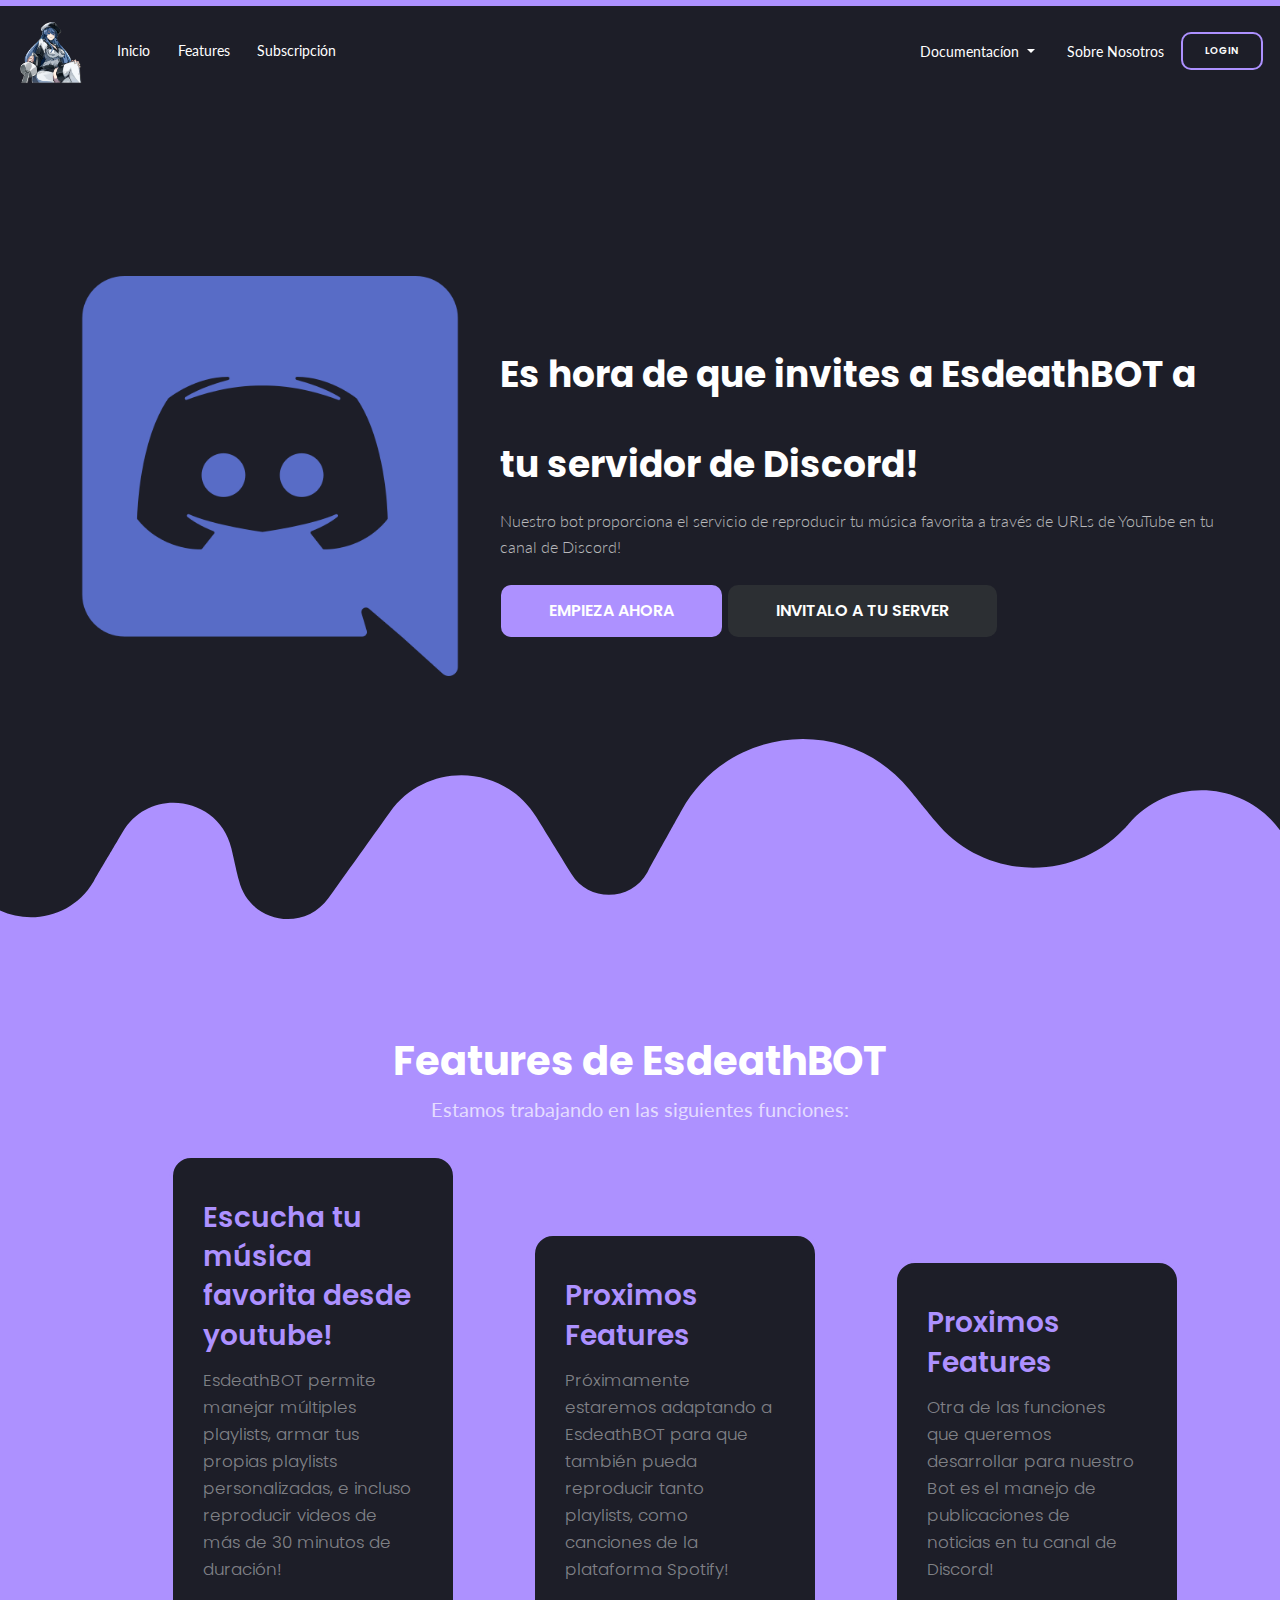
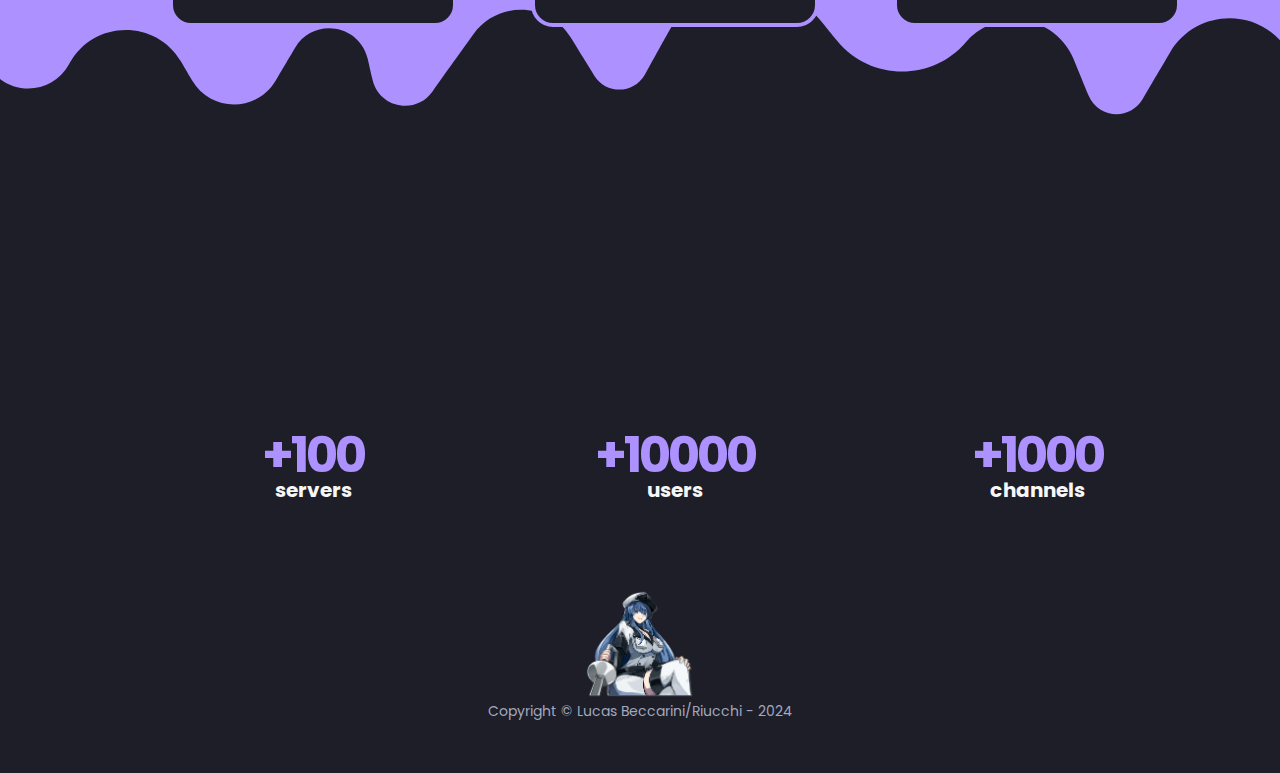
<file: index.html>
<!DOCTYPE html>
<html lang="en">
<head>
    <meta charset="UTF-8">
    <meta name="viewport" content="width=device-width, initial-scale=1.0">
    <meta name="description" content="Presentación de mi bot de Discord, con características y beneficios">
    <meta name="keywords" content="bot de discord, presentación, discord music, esdeath, bot for discord, music on discord">
    <!-- CSS STYLESHEET -->
    <link rel="stylesheet" href="css/bootstrap.min.css">
    <link rel="stylesheet" href="css/main.css">
    <link rel="stylesheet" href="css/now-ui-kit.css">
    <link rel="icon" href="img/esdeath.png" type="image/x-icon">
    <link href="https://fonts.googleapis.com/css?family=Poppins:300,400,600,700,800,900&display=swap" rel="stylesheet">
    <link href="https://fonts.googleapis.com/css?family=Montserrat:400,600,700,800,900&display=swap" rel="stylesheet">
    <link href="https://fonts.googleapis.com/css?family=Lato:300,400,600,700,800,900&display=swap" rel="stylesheet">
    <title>EsdeathBOT</title>
</head>
<body>
<nav class="navbar navbar-expand-lg bg-transparent">
    <button class="navbar-toggler" type="button" data-toggle="collapse" data-target="#navbarSupportedContent" aria-controls="navbarSupportedContent" aria-expanded="false" aria-label="Toggle navigation">
        <img src="img/menuIcon.svg" width="20px" height="20px" style="max-width: none !important;">
    </button>
    <img src="img/esdeath.png" width="70" height="70">
    <div class="collapse navbar-collapse" id="navbarSupportedContent" style="margin-left: 20px !important">
        <ul class="navbar-nav mr-auto">
            <li class="nav-item active">
                <a class="nav-link" href="#/">Inicio <span class="sr-only">(current)</span></a>
            </li>
            <li class="nav-item">
                <a class="nav-link" href="#">Features</a>
            </li>
            <li class="nav-item">
                <a class="nav-link" href="#">Subscripción</a>
            </li>
        </ul>
        <div class="nav-item dropdown">
            <a class="nav-link dropdown-toggle" href="#" id="navbarDropdown" role="button" data-toggle="dropdown" aria-haspopup="true" aria-expanded="false">
                Documentacíon
            </a>
            <div class="dropdown-menu" aria-labelledby="navbarDropdown">
                <a class="dropdown-item" href="#">Comandos</a>
                <a class="dropdown-item" href="#">Tutoriales</a>
                <div class="dropdown-divider"></div>
                <a class="dropdown-item" href="#">Server settings</a>
            </div>
        </div>
        <div class="nav-item">
            <a class="nav-link" href="#">Sobre Nosotros</a>
        </div>
        <button class="btn login-btn btn-outline-accent my-2 my-sm-0" style="font-size: 10px !important;font-family: poppins !important;"><a href="#">LOGIN</a></button>
    </div>
</nav>
<div class="heading">
    <img src="img/discord-logo.png" alt="Imagen de fondo" class="heading-image">
    <div class="heading-content">
        <h1 class="display-5 title">Es hora de que invites a EsdeathBOT a tu servidor de Discord!</h1>
        <p class="subtitle">Nuestro bot proporciona el servicio de reproducir tu música favorita a través de URLs de YouTube en tu canal de Discord!</p>
        <a class="btn btn-primary btn-lg" href="#start_link" target="_blank" role="button">Empieza Ahora</a>
        <a class="btn btn-secondary btn-lg" href="#server_link" target="_blank" role="button">Invitalo a tu server</a>
        <br /><br /><br /><br /><br /><br />
    </div>
</div>
<div class="features">
    <div class="title">Features de EsdeathBOT</div>
    <div class="subtitle">Estamos trabajando en las siguientes funciones:</div>
    <div class="cards">
        <div class="card" style="width: 18rem;">
        <div class="card-body">
            <h5 class="card-title">Escucha tu música favorita desde youtube!</h5>
            <p class="card-text">EsdeathBOT permite manejar múltiples playlists, armar tus propias playlists personalizadas, e incluso reproducir videos de más de 30 minutos de duración!</p>
        </div>
    </div>
        <div class="card" style="width: 18rem;">
            <div class="card-body">
                <h5 class="card-title"> Proximos  Features </h5>
                <p class="card-text">Próximamente estaremos adaptando a EsdeathBOT para que también pueda reproducir tanto playlists, como canciones de la plataforma Spotify!</p>
            </div>
        </div>
        <div class="card" style="width: 18rem;">
            <div class="card-body">
                <h5 class="card-title">Proximos  Features</h5>
                <p class="card-text">Otra de las funciones que queremos desarrollar para nuestro Bot es el manejo de publicaciones de noticias en tu canal de Discord!</p>
            </div>
        </div>
    </div>
</div>
<div class="statistics">
    <div class="cards">
        <div class="card statistic" style="width: 18rem;">
            <div class="card-body">
                <p class="card-title servers" style="font-size: 50px !important;line-height: 15px !important;letter-spacing: -0.06em !important;font-weight: bold !important;">+100</p>
                <p style="font-weight: bold !important;font-size: 20px !important;">servers</p>
            </div>
        </div>
        <div class="card statistic" style="width: 18rem;">
            <div class="card-body">
                <p class="card-title users" style="font-size: 50px !important;line-height: 15px !important;letter-spacing: -0.06em !important;font-weight: bold !important;">+10000</p>
                <p style="font-weight: bold !important;font-size: 20px !important;">users</p>
            </div>
        </div>
        <div class="card statistic" style="width: 18rem;">
            <div class="card-body">
                <p class="card-title channels" style="font-size: 50px !important;line-height: 15px !important;letter-spacing: -0.06em !important;font-weight: bold !important;">+1000</p>
                <p style="font-weight: bold !important;font-size: 20px !important;">channels</p>
            </div>
        </div>
    </div>
</div>
    <div class="footer">
        <div class="bot-footer">
            <img src="img/esdeath.png" width="120"><br />
            Copyright © Lucas Beccarini/Riucchi - 2024
        </div><br/>
<script src="https://code.jquery.com/jquery-3.3.1.slim.min.js" integrity="sha384-q8i/X+965DzO0rT7abK41JStQIAqVgRVzpbzo5smXKp4YfRvH+8abtTE1Pi6jizo" crossorigin="anonymous"></script>
<script src="https://cdnjs.cloudflare.com/ajax/libs/popper.js/1.14.7/umd/popper.min.js" integrity="sha384-UO2eT0CpHqdSJQ6hJty5KVphtPhzWj9WO1clHTMGa3JDZwrnQq4sF86dIHNDz0W1" crossorigin="anonymous"></script>
<script src="https://stackpath.bootstrapcdn.com/bootstrap/4.3.1/js/bootstrap.min.js" integrity="sha384-JjSmVgyd0p3pXB1rRibZUAYoIIy6OrQ6VrjIEaFf/nJGzIxFDsf4x0xIM+B07jRM" crossorigin="anonymous"></script>
<script src="js/now-ui-kit.min.js"></script>
</body>
</html>
</file>
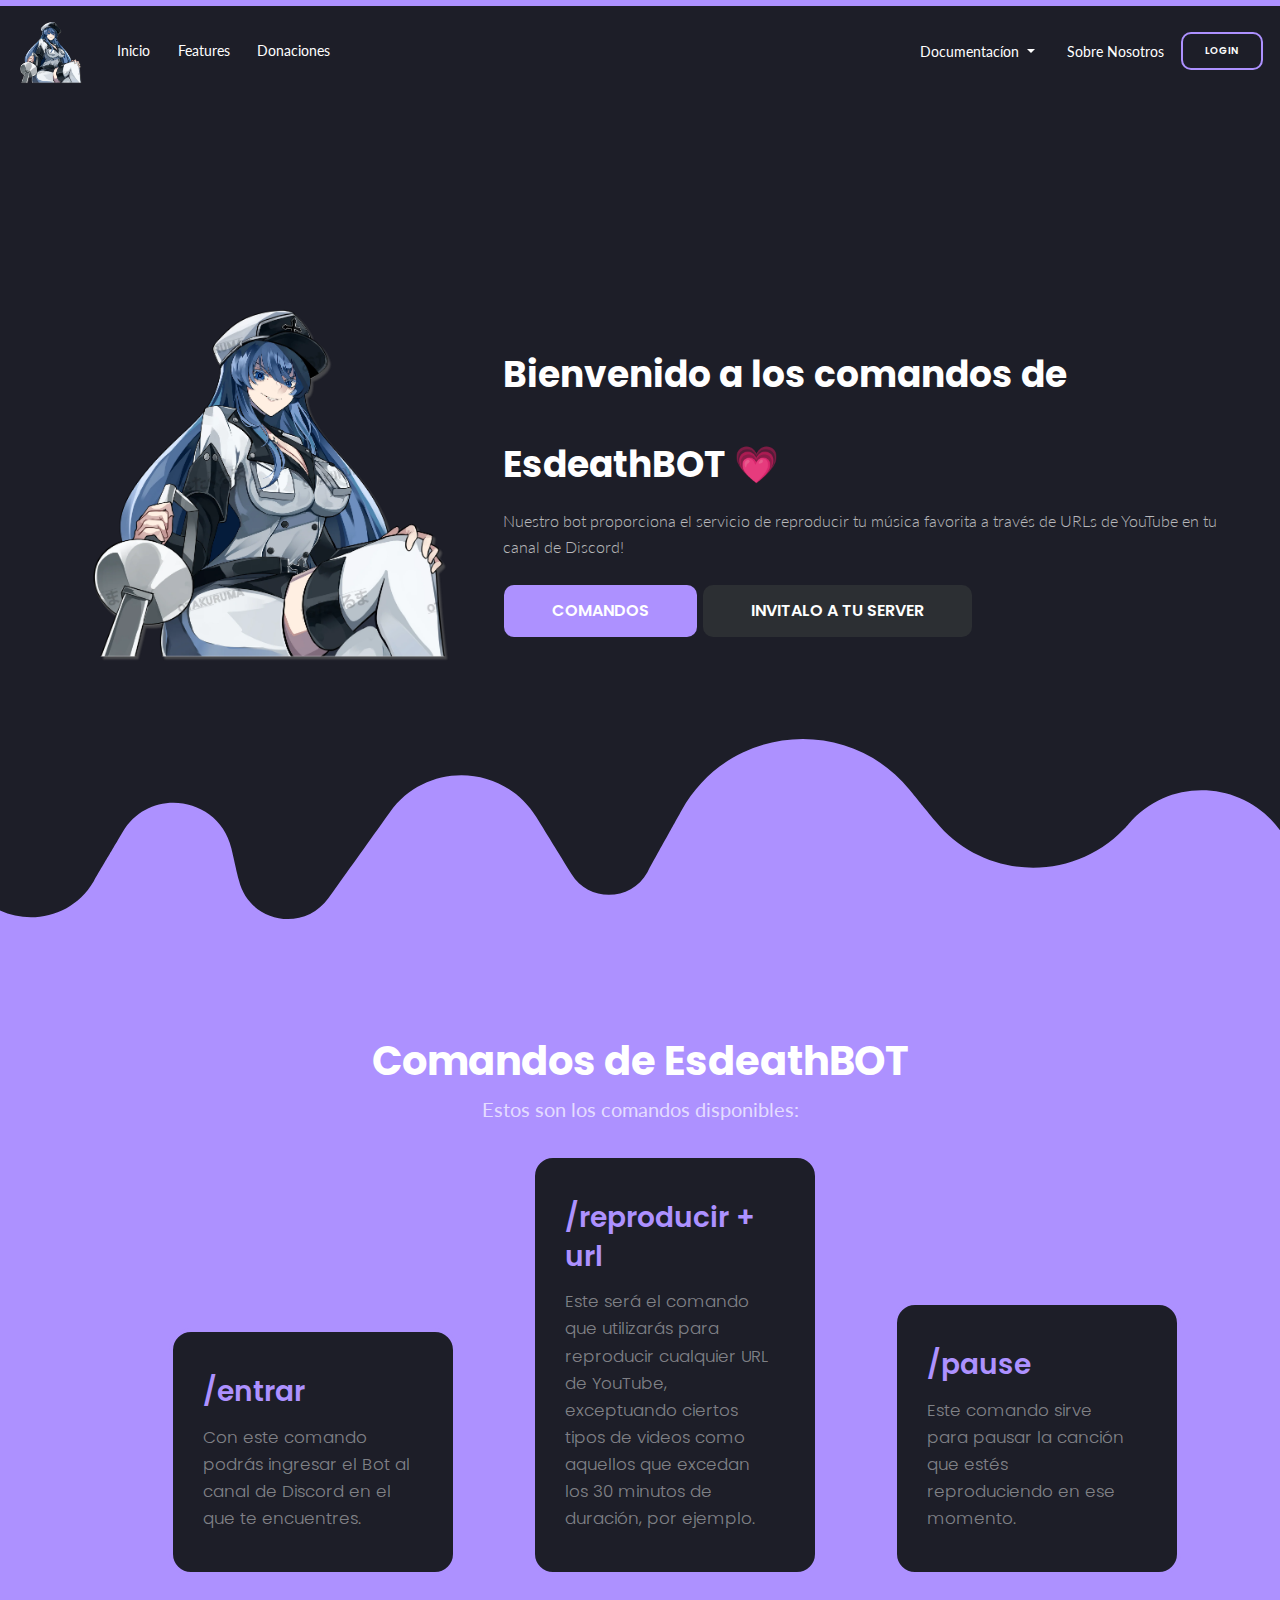
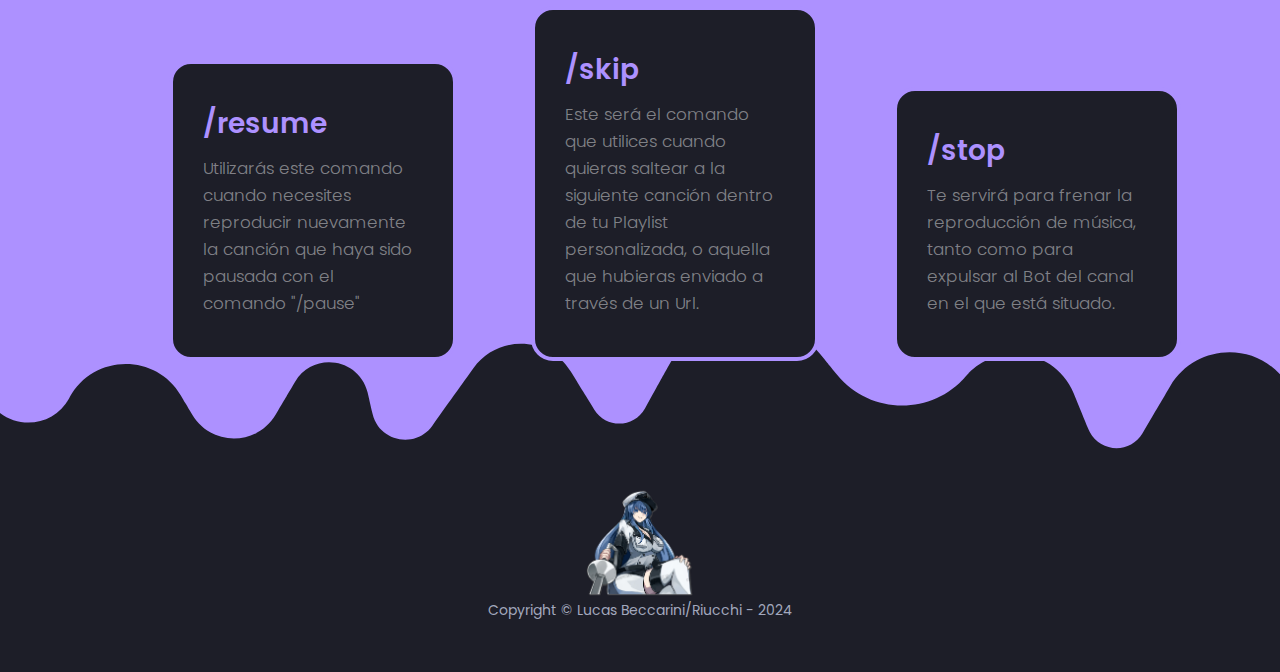
<file: comandos.html>
<!DOCTYPE html>
<html lang="en">
<head>
    <meta charset="UTF-8">
    <meta name="viewport" content="width=device-width, initial-scale=1.0">
    <meta name="description" content="Presentación de mi bot de Discord, con características y beneficios">
    <meta name="keywords" content="bot de discord, presentación, discord music, esdeath, bot for discord, music on discord">
    <!-- CSS STYLESHEET -->
    <link rel="stylesheet" href="css/bootstrap.min.css">
    <link rel="stylesheet" href="css/main.css">
    <link rel="stylesheet" href="css/now-ui-kit.css">
    <link rel="icon" href="img/esdeath.png" type="image/x-icon">
    <link href="https://fonts.googleapis.com/css?family=Poppins:300,400,600,700,800,900&display=swap" rel="stylesheet">
    <link href="https://fonts.googleapis.com/css?family=Montserrat:400,600,700,800,900&display=swap" rel="stylesheet">
    <link href="https://fonts.googleapis.com/css?family=Lato:300,400,600,700,800,900&display=swap" rel="stylesheet">
    <title>EsdeathBOT | Comandos</title>
</head>
<body>
    <nav class="navbar navbar-expand-lg bg-transparent">
        <button class="navbar-toggler" type="button" data-toggle="collapse" data-target="#navbarSupportedContent" aria-controls="navbarSupportedContent" aria-expanded="false" aria-label="Toggle navigation">
            <img src="img/menuIcon.svg" width="20px" height="20px" style="max-width: none !important;">
        </button>
        <img src="img/esdeath.png" width="70" height="70">
        <div class="collapse navbar-collapse" id="navbarSupportedContent" style="margin-left: 20px !important">
            <ul class="navbar-nav mr-auto">
                <li class="nav-item active">
                    <a class="nav-link" href="index.html">Inicio <span class="sr-only">(current)</span></a>
                </li>
                <li class="nav-item">
                    <a class="nav-link" href="index.html">Features</a>
                </li>
                <li class="nav-item">
                    <a class="nav-link" href="donaciones.html">Donaciones</a>
                </li>
            </ul>
            <div class="nav-item dropdown">
                <a class="nav-link dropdown-toggle" href="#" id="navbarDropdown" role="button" data-toggle="dropdown" aria-haspopup="true" aria-expanded="false">
                    Documentacíon
                </a>
                <div class="dropdown-menu" aria-labelledby="navbarDropdown">
                    <a class="dropdown-item" href="comandos.html">Comandos</a>
                </div>
            </div>
            <div class="nav-item">
                <a class="nav-link" href="#">Sobre Nosotros</a>
            </div>
            <button class="btn login-btn btn-outline-accent my-2 my-sm-0" style="font-size: 10px !important;font-family: poppins !important;"><a href="#">LOGIN</a></button>
        </div>
    </nav>
    <div class="heading">
        <img src="img/esdeath.png" alt="Imagen de fondo" class="heading-image">
        <div class="heading-content">
            <h1 class="display-5 title">Bienvenido a los comandos de EsdeathBOT &#128151 </h1>
            <p class="subtitle">Nuestro bot proporciona el servicio de reproducir tu música favorita a través de URLs de YouTube en tu canal de Discord!</p>
            <a class="btn btn-primary btn-lg" href="#features" role="button">Comandos</a>
            <a class="btn btn-secondary btn-lg" href="https://discord.com/oauth2/authorize?client_id=1242310409462218824" target="_blank" role="button">Invitalo a tu server</a>
            <br /><br /><br /><br /><br /><br />
        </div>
    </div>
    <div class="features" id="features">
        <div class="title">Comandos de EsdeathBOT</div>
        <div class="subtitle">Estos son los comandos disponibles:</div>
        <div class="cards">
            <div class="card animate-card" style="width: 18rem;">
                <div class="card-body">
                    <h5 class="card-title"> /entrar </h5>
                    <p class="card-text">Con este comando podrás ingresar el Bot al canal de Discord en el que te encuentres.</p>
                </div>
            </div>
            <div class="card animate-card" style="width: 18rem;">
                <div class="card-body">
                    <h5 class="card-title"> /reproducir + url </h5>
                    <p class="card-text">Este será el comando que utilizarás para reproducir cualquier URL de YouTube, exceptuando ciertos tipos de videos como aquellos que excedan los 30 minutos de duración, por ejemplo. </p>
                </div>
            </div>
            <div class="card animate-card" style="width: 18rem;">
                <div class="card-body">
                    <h5 class="card-title"> /pause </h5>
                    <p class="card-text">Este comando sirve para pausar la canción que estés reproduciendo en ese momento.</p>
                </div>
            </div>
            <div class="card animate-card" style="width: 18rem;">
                <div class="card-body">
                    <h5 class="card-title"> /resume </h5>
                    <p class="card-text">Utilizarás este comando cuando necesites reproducir nuevamente la canción que haya sido pausada con el comando "/pause" </p>
                </div>
            </div>
            <div class="card animate-card" style="width: 18rem;">
                <div class="card-body">
                    <h5 class="card-title"> /skip </h5>
                    <p class="card-text">Este será el comando que utilices cuando quieras saltear a la siguiente canción dentro de tu Playlist personalizada, o aquella que hubieras enviado a través de un Url.</p>
                </div>
            </div>
            <div class="card animate-card" style="width: 18rem;">
                <div class="card-body">
                    <h5 class="card-title"> /stop </h5>
                    <p class="card-text">Te servirá para frenar la reproducción de música, tanto como para expulsar al Bot del canal en el que está situado.</p>
                </div>
            </div>
        </div>
    </div>
    <div class="footer">
        <div class="bot-footer">
            <img src="img/esdeath.png" width="120"><br />
            Copyright © Lucas Beccarini/Riucchi - 2024
        </div><br/>
<script src="https://code.jquery.com/jquery-3.3.1.slim.min.js" integrity="sha384-q8i/X+965DzO0rT7abK41JStQIAqVgRVzpbzo5smXKp4YfRvH+8abtTE1Pi6jizo" crossorigin="anonymous"></script>
<script src="https://cdnjs.cloudflare.com/ajax/libs/popper.js/1.14.7/umd/popper.min.js" integrity="sha384-UO2eT0CpHqdSJQ6hJty5KVphtPhzWj9WO1clHTMGa3JDZwrnQq4sF86dIHNDz0W1" crossorigin="anonymous"></script>
<script src="https://stackpath.bootstrapcdn.com/bootstrap/4.3.1/js/bootstrap.min.js" integrity="sha384-JjSmVgyd0p3pXB1rRibZUAYoIIy6OrQ6VrjIEaFf/nJGzIxFDsf4x0xIM+B07jRM" crossorigin="anonymous"></script>
<script src="js/now-ui-kit.min.js"></script>
</body>
</html>
</file>
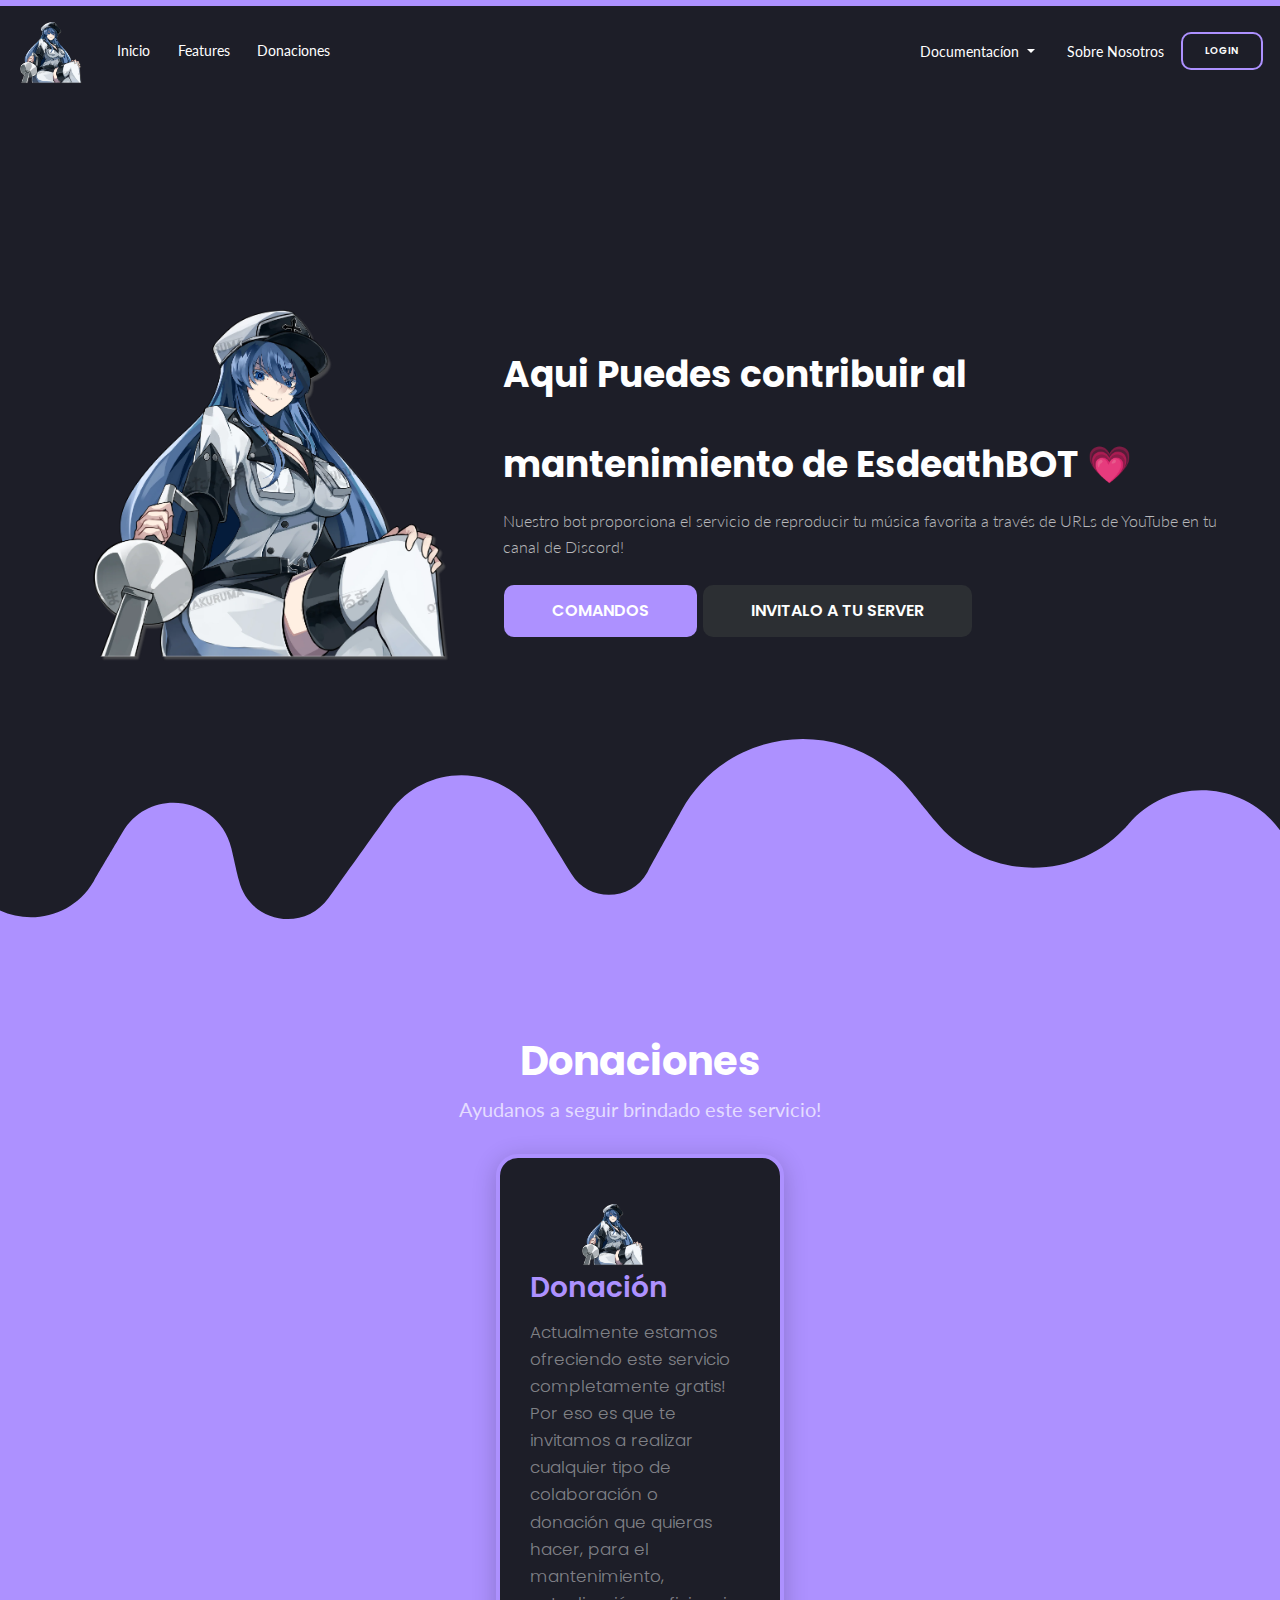
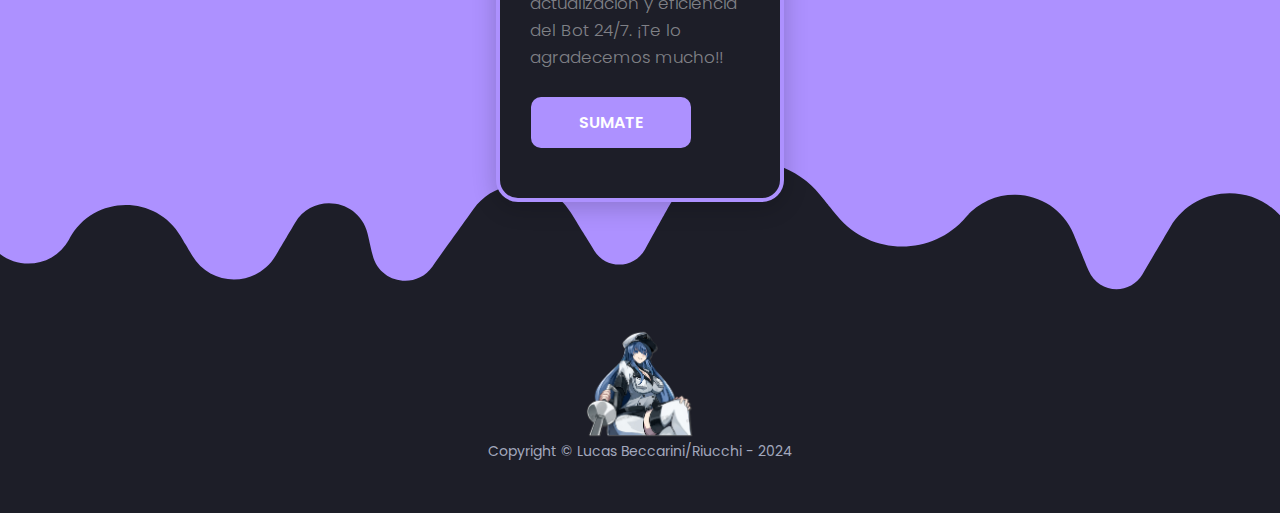
<file: donaciones.html>
<!DOCTYPE html>
<html lang="en">
<head>
    <meta charset="UTF-8">
    <meta name="viewport" content="width=device-width, initial-scale=1.0">
    <meta name="description" content="Presentación de mi bot de Discord, con características y beneficios">
    <meta name="keywords" content="bot de discord, presentación, discord music, esdeath, bot for discord, music on discord">
    <!-- CSS STYLESHEET -->
    <link rel="stylesheet" href="css/bootstrap.min.css">
    <link rel="stylesheet" href="css/card.css">
    <link rel="stylesheet" href="css/now-ui-kit.css">
    <link rel="icon" href="img/esdeath.png" type="image/x-icon">
    <link href="https://fonts.googleapis.com/css?family=Poppins:300,400,600,700,800,900&display=swap" rel="stylesheet">
    <link href="https://fonts.googleapis.com/css?family=Montserrat:400,600,700,800,900&display=swap" rel="stylesheet">
    <link href="https://fonts.googleapis.com/css?family=Lato:300,400,600,700,800,900&display=swap" rel="stylesheet">
    <title>EsdeathBOT | Donaciones</title>    
</head>
<body>
    
<nav class="navbar navbar-expand-lg bg-transparent">
    <button class="navbar-toggler" type="button" data-toggle="collapse" data-target="#navbarSupportedContent" aria-controls="navbarSupportedContent" aria-expanded="false" aria-label="Toggle navigation">
        <img src="img/menuIcon.svg" width="20px" height="20px" style="max-width: none !important;">
    </button>
    <img src="img/esdeath.png" width="70" height="70">
    <div class="collapse navbar-collapse" id="navbarSupportedContent" style="margin-left: 20px !important">
        <ul class="navbar-nav mr-auto">
            <li class="nav-item active">
                <a class="nav-link" href="index.html">Inicio <span class="sr-only">(current)</span></a>
            </li>
            <li class="nav-item">
                <a class="nav-link" href="index.html">Features</a>
            </li>
            <li class="nav-item">
                <a class="nav-link" href="#donaciones">Donaciones</a>
            </li>
        </ul>
        <div class="nav-item dropdown">
            <a class="nav-link dropdown-toggle" href="#" id="navbarDropdown" role="button" data-toggle="dropdown" aria-haspopup="true" aria-expanded="false">
                Documentacíon
            </a>
            <div class="dropdown-menu" aria-labelledby="navbarDropdown">
                <a class="dropdown-item" href="comandos.html">Comandos</a>
            </div>
        </div>
        <div class="nav-item">
            <a class="nav-link" href="#">Sobre Nosotros</a>
        </div>
        <button class="btn login-btn btn-outline-accent my-2 my-sm-0" style="font-size: 10px !important;font-family: poppins !important;"><a href="#">LOGIN</a></button>
    </div>
</nav>
<div class="heading">
    <img src="img/esdeath.png" alt="Imagen de fondo" class="heading-image">
    <div class="heading-content">
        <h1 class="display-5 title">Aqui Puedes contribuir al mantenimiento de EsdeathBOT &#128151 </h1>
        <p class="subtitle">Nuestro bot proporciona el servicio de reproducir tu música favorita a través de URLs de YouTube en tu canal de Discord!</p>
        <a class="btn btn-primary btn-lg" href="#features" role="button">Comandos</a>
        <a class="btn btn-secondary btn-lg" href="https://discord.com/oauth2/authorize?client_id=1242310409462218824" target="_blank" role="button">Invitalo a tu server</a>
        <br /><br /><br /><br /><br /><br />
    </div>
</div>
<div class="features" id="donaciones">
    <div class="title">Donaciones</div>
    <div class="subtitle">Ayudanos a seguir brindado este servicio!</div>
    <div class="cards">
        <div class="card animate-card" style="width: 18rem;">
            <div class="card-body">
                <img src="img/esdeath.png" width="70" height="70" class="donation-img">
                <h5 class="card-title"> Donación </h5>
                <p class="card-text">Actualmente estamos ofreciendo este servicio completamente gratis! 
                    Por eso es que te invitamos a realizar cualquier tipo de colaboración o donación que quieras hacer, para el mantenimiento, actualización y eficiencia del Bot 24/7.
                    ¡Te lo agradecemos mucho!!</p>
                <a class="btn btn-primary btn-lg" href="https://www.paypal.com/donate/?business=38KJ4ACLZH5EJ&no_recurring=0&item_name=Agradecemos+tu+apoyo+a+nuestra+causa%21%0Amuch%C3%ADsimas+gracias+por+ayudarnos+a+seguir+manteniendo+nuestro+Bot&currency_code=USD" role="button">Sumate</a>
            </div>
        </div>
    </div>
</div>
<div class="footer">
    <div class="bot-footer">
        <img src="img/esdeath.png" width="120"><br />
        Copyright © Lucas Beccarini/Riucchi - 2024
    </div><br/>
    </style>
<script src="https://code.jquery.com/jquery-3.3.1.slim.min.js" integrity="sha384-q8i/X+965DzO0rT7abK41JStQIAqVgRVzpbzo5smXKp4YfRvH+8abtTE1Pi6jizo" crossorigin="anonymous"></script>
<script src="https://cdnjs.cloudflare.com/ajax/libs/popper.js/1.14.7/umd/popper.min.js" integrity="sha384-UO2eT0CpHqdSJQ6hJty5KVphtPhzWj9WO1clHTMGa3JDZwrnQq4sF86dIHNDz0W1" crossorigin="anonymous"></script>
<script src="https://stackpath.bootstrapcdn.com/bootstrap/4.3.1/js/bootstrap.min.js" integrity="sha384-JjSmVgyd0p3pXB1rRibZUAYoIIy6OrQ6VrjIEaFf/nJGzIxFDsf4x0xIM+B07jRM" crossorigin="anonymous"></script>
<script src="js/now-ui-kit.min.js"></script>
</body>
</html>
</file>
<file: css/main.css>
body {
    font-family: 'Poppins', sans-serif !important;
    background-color: #1D1E28;
    color: #fff;
    -webkit-font-smoothing: antialiased;
    -moz-osx-font-smoothing: grayscale;
    text-rendering: optimizeLegibility;
    border-top: 6px #AD91FF solid !important;
    font-size: 16px;
}

.nav-link {
     font-size: 14px !important;
     background: transparent !important;
     font-family: Lato, sans-serif !important;
     text-transform: capitalize !important;
 }
 .nav-link:hover {
     background: transparent !important;
     color: #AD91FF !important;
     font-weight: bold !important;
 }

 .login-btn {
     border: 2px solid #AD91FF !important;
     font-size: 10px !important;
 }
 .login-btn:hover {
     background: #AD91FF !important;
 }
.navbar {
    box-shadow: none !important
}

.navbar-brand {
    font-size: 25px !important
}

.navbar-toggler-icon {
    color: #fff !important
}

.btn {
    border-radius: 10px !important;
    font-size: 16px !important;
    font-weight: 600 !important;
    text-transform: uppercase !important;
}

.btn-primary {
    background-color: #AD91FF!important
}
.btn-secondary {
    background-color: #2C2F33 !important
}
.heading {
    padding: 160px 50px !important;
    color: #fff !important;
    background-image: url("../img/wavy-purple.svg") !important;
    background-position: bottom !important;
    background-size: 300% !important;
    background-repeat: no-repeat !important;
    display: flex; /* Agrega un layout flexbox */
    align-items: center; /* Alinea los elementos verticalmente */
    justify-content: flex-end; /* Alinea el contenido al final del contenedor */
}

.heading-image {
    height: 400px;
    margin-left: 20px;
    margin-bottom: 100px;
}

.title {
    line-height: 90px !important;
    margin-bottom: -2px !important;
    font-size: 36px !important
}

.subtitle {
    color: rgba(255, 255, 255, 0.685) !important;
    font-size: 16px !important;
    font-family: 'Lato', sans-serif;
}

.heading-content {
    flex: 1;
    margin-left: 30px;
}
.btn {
    transition: all 0.5s ease-in-out; /* Agrega una transición a todos los estilos */
  }
.btn-primary:hover {
    background-color: #8c7ae6; /* Cambia el color de fondo al pasar el mouse */
    color: #fff; /* Cambia el color del texto al pasar el mouse */
    box-shadow: 0 0 10px rgba(0, 0, 0, 0.2); /* Agrega una sombra al pasar el mouse */
    transform: translateY(-2px); /* Desplaza el botón hacia arriba al pasar el mouse */
  }
  
.btn-secondary:hover {
    background-color: #1e231a; /* Cambia el color de fondo al pasar el mouse */
    color: #fff; /* Cambia el color del texto al pasar el mouse */
    box-shadow: 0 0 10px rgba(221, 215, 215, 0.2); /* Agrega una sombra al pasar el mouse */
    transform: translateY(-2px);
  }

.features {
    text-align: center !important;
    background: #AD91FF !important;
    padding: 60px 50px !important;
    background-image: url("../img/wavy-dark.svg") !important;
    background-position: bottom !important;
    background-size: 200% !important;
    background-repeat: no-repeat !important;
}
.features .title {
    font-size: 40px !important;
    color: #ffffff !important;
    line-height: 70px !important;
}

.features .subtitle {
    font-size: 20px !important;
    color: #a2a8bd;
}

.features .card-body {
    text-align: left !important;
}

.features .card-title {
    margin: 0 0 -px !important;
}
.cards {
    margin-top: 30px !important;
}

.card {
    border-radius: 5px !important;
    box-shadow: none !important;
    margin-left: 5em;
}

.card-title {
    font-size: 28px !important;
    font-weight: 600 !important;
    color: #AD91FF !important;
}

.statistics {
    text-align: center !important;
    padding-top: 300px !important;
}

.statistics .card-body{
    padding: 0 !important;
    height: 280 !important;
    width: 332 !important;
    max-height: 280 !important;
    max-width: 332 !important;
}

.statistics .title {
    font-size: 40px !important;
    color: #ffffff !important;
    line-height: 70px !important;
}

.statistics .subtitle {
    font-size: 20px !important;
    color: #a2a8bd;
}

.card.statistic {
    background: transparent !important;
    box-shadow: none !important;
    color: #f7f7f7 !important;
}


.page_end {
    background-image: url("../img/wavy-light.svg") !important;
    background-position: bottom !important;
    background-size: 200% !important;
    background-repeat: no-repeat !important;
}
.start {
    padding: 60px 50px !important
}

.start .card {
    background: transparent !important;
    color: #f6f9ff !important;
}

.features .card {
    background: #1D1E28;
    border-radius: 22px !important;
    border: 4px solid #AD91FF;
}
.features .card-text {
color: rgba(255, 255, 255, 0.46) !important
}

.features .card-body {
    padding: 40px 40px 40px 30px !important;
}

.navbar-toggler-icon {
    color: #fff !important
}
.footer {
    text-align: center !important;
    padding: 5px 6px !important;
    color: #ecf2ff;
    padding: 30px 30px !important
}

.footer .nouridio {
    font-family: 'Montserrat' !important;
    font-style: normal !important;
    font-weight: 600 !important;
    font-size: 16px !important;
    line-height: 5px !important;
    letter-spacing: 0.15em !important;
    font-variant: small-caps !important;
}

.footer .nouridio a {
    color: #AD91FF !important;
    text-decoration: none !important;
}

.footer .bot-footer {
    text-align: center !important;
    color: #a2a8bd !important
}



@media (max-width: 768px) {
    .heading {
      flex-direction: column;
      align-items: center;
    }
    .heading-image {
      width: 100%;
      height: auto;
      margin-bottom: 20px;
    }
    .heading-content {
      text-align: center;
    }
  }
  

  @media (max-width: 480px) {
    .heading-image {
      width: 100%; 
    }
    .card {
        margin: 0;
    }
  }
  
  @media (max-width: 320px) {
    .heading-image {
      width: 60%; 
    }
  }
</file>
<file: css/card.css>
body {
    font-family: 'Poppins', sans-serif !important;
    background-color: #1D1E28;
    color: #fff;
    -webkit-font-smoothing: antialiased;
    -moz-osx-font-smoothing: grayscale;
    text-rendering: optimizeLegibility;
    border-top: 6px #AD91FF solid !important;
    font-size: 16px;
    -webkit-user-select: none;
    -moz-user-select: none;
    -ms-user-select: none;
    user-select: none; 
}

.nav-link {
     font-size: 14px !important;
     background: transparent !important;
     font-family: Lato, sans-serif !important;
     text-transform: capitalize !important;
 }
 .nav-link:hover {
     background: transparent !important;
     color: #AD91FF !important;
     font-weight: bold !important;
 }

 .login-btn {
     border: 2px solid #AD91FF !important;
     font-size: 10px !important;
 }
 .login-btn:hover {
     background: #AD91FF !important;
 }
.navbar {
    box-shadow: none !important
}

.navbar-brand {
    font-size: 25px !important
}

.navbar-toggler-icon {
    color: #fff !important
}

.btn {
    border-radius: 10px !important;
    font-size: 16px !important;
    font-weight: 600 !important;
    text-transform: uppercase !important;
}

.btn-primary {
    background-color: #AD91FF!important
}
.btn-secondary {
    background-color: #2C2F33 !important
}
.heading {
    padding: 160px 50px !important;
    color: #fff !important;
    background-image: url("../img/wavy-purple.svg") !important;
    background-position: bottom !important;
    background-size: 300% !important;
    background-repeat: no-repeat !important;
    display: flex; /* Agrega un layout flexbox */
    align-items: center; /* Alinea los elementos verticalmente */
    justify-content: flex-end; /* Alinea el contenido al final del contenedor */
}

.heading-image {
    height: 400px;
    margin-left: 20px;
    margin-bottom: 100px;
}

.title {
    line-height: 90px !important;
    margin-bottom: -2px !important;
    font-size: 36px !important
}

.subtitle {
    color: rgba(255, 255, 255, 0.685) !important;
    font-size: 16px !important;
    font-family: 'Lato', sans-serif;
}

.heading-content {
    flex: 1;
    margin-left: 30px;
}
.btn {
    transition: all 0.5s ease-in-out; /* Agrega una transición a todos los estilos */
  }
.btn-primary:hover {
    background-color: #8c7ae6; /* Cambia el color de fondo al pasar el mouse */
    color: #fff; /* Cambia el color del texto al pasar el mouse */
    box-shadow: 0 0 10px rgba(0, 0, 0, 0.2); /* Agrega una sombra al pasar el mouse */
    transform: translateY(-2px); /* Desplaza el botón hacia arriba al pasar el mouse */
  }
  
.btn-secondary:hover {
    background-color: #1e231a; /* Cambia el color de fondo al pasar el mouse */
    color: #fff; /* Cambia el color del texto al pasar el mouse */
    box-shadow: 0 0 10px rgba(221, 215, 215, 0.2); /* Agrega una sombra al pasar el mouse */
    transform: translateY(-2px);
  }

.features {
    text-align: center !important;
    background: #AD91FF !important;
    padding: 60px 50px !important;
    background-image: url("../img/wavy-dark.svg") !important;
    background-position: bottom !important;
    background-size: 200% !important;
    background-repeat: no-repeat !important;
}
.features .title {
    font-size: 40px !important;
    color: #ffffff !important;
    line-height: 70px !important;
}

.features .subtitle {
    font-size: 20px !important;
    color: #a2a8bd;
}

.features .card-body {
    text-align: left !important;
}

.features .card-title {
    margin: 0 0 -px !important;
}
.cards {
    margin-top: 30px !important;
}

.card {
    border-radius: 5px;
    box-shadow: none;
}

.card-title {
    font-size: 28px !important;
    font-weight: 600 !important;
    color: #AD91FF !important;
}

.card.animate-card {
    transition: transform 0.5s; /* add transition effect */
}

.card.animate-card:hover {
    transform: translateY(-10px); /* elevate the card on hover */
    box-shadow: 0 10px 20px rgba(0, 0, 0, 0.2); /* add a subtle shadow effect */
}
.donation-img {
    align-items: center;
    text-align: center;
    margin-left: 3rem;
}

.statistics {
    text-align: center !important;
    padding-top: 300px !important;
}

.statistics .card-body{
    padding: 0 !important;
    height: 280 !important;
    width: 332 !important;
    max-height: 280 !important;
    max-width: 332 !important;
}

.statistics .title {
    font-size: 40px !important;
    color: #ffffff !important;
    line-height: 70px !important;
}

.statistics .subtitle {
    font-size: 20px !important;
    color: #a2a8bd;
}

.card.statistic {
    background: transparent !important;
    box-shadow: none !important;
    color: #f7f7f7 !important;
}


.page_end {
    background-image: url("../img/wavy-light.svg") !important;
    background-position: bottom !important;
    background-size: 200% !important;
    background-repeat: no-repeat !important;
}
.start {
    padding: 60px 50px !important
}

.start .card {
    background: transparent !important;
    color: #f6f9ff !important;
}

.features .card {
    background: #1D1E28;
    border-radius: 22px !important;
    border: 4px solid #AD91FF;
}
.features .card-text {
color: rgba(255, 255, 255, 0.46) !important
}

.features .card-body {
    padding: 40px 40px 40px 30px !important;
}

.navbar-toggler-icon {
    color: #fff !important
}
.footer {
    text-align: center !important;
    padding: 5px 6px !important;
    color: #ecf2ff;
    padding: 30px 30px !important
}

.footer .nouridio {
    font-family: 'Montserrat' !important;
    font-style: normal !important;
    font-weight: 600 !important;
    font-size: 16px !important;
    line-height: 5px !important;
    letter-spacing: 0.15em !important;
    font-variant: small-caps !important;
}

.footer .nouridio a {
    color: #AD91FF !important;
    text-decoration: none !important;
}

.footer .bot-footer {
    text-align: center !important;
    color: #a2a8bd !important
}



@media (max-width: 768px) {
    .heading {
      flex-direction: column;
      align-items: center;
    }
    .heading-image {
      width: 100%;
      height: auto;
      margin-bottom: 20px;
    }
    .heading-content {
      text-align: center;
    }
    .title {
        font-size: 26px;
    }
  }
  

  @media (max-width: 480px) {
    .heading-image {
      width: 100%; 
    }
    .card {
        margin: 0;
    }
    .title {
        font-size: 26px;
    }
  }
  
  @media (max-width: 320px) {
    .heading-image {
      width: 60%; 
    }
    .title {
        font-size: 26px;
    }
  }
</file>
